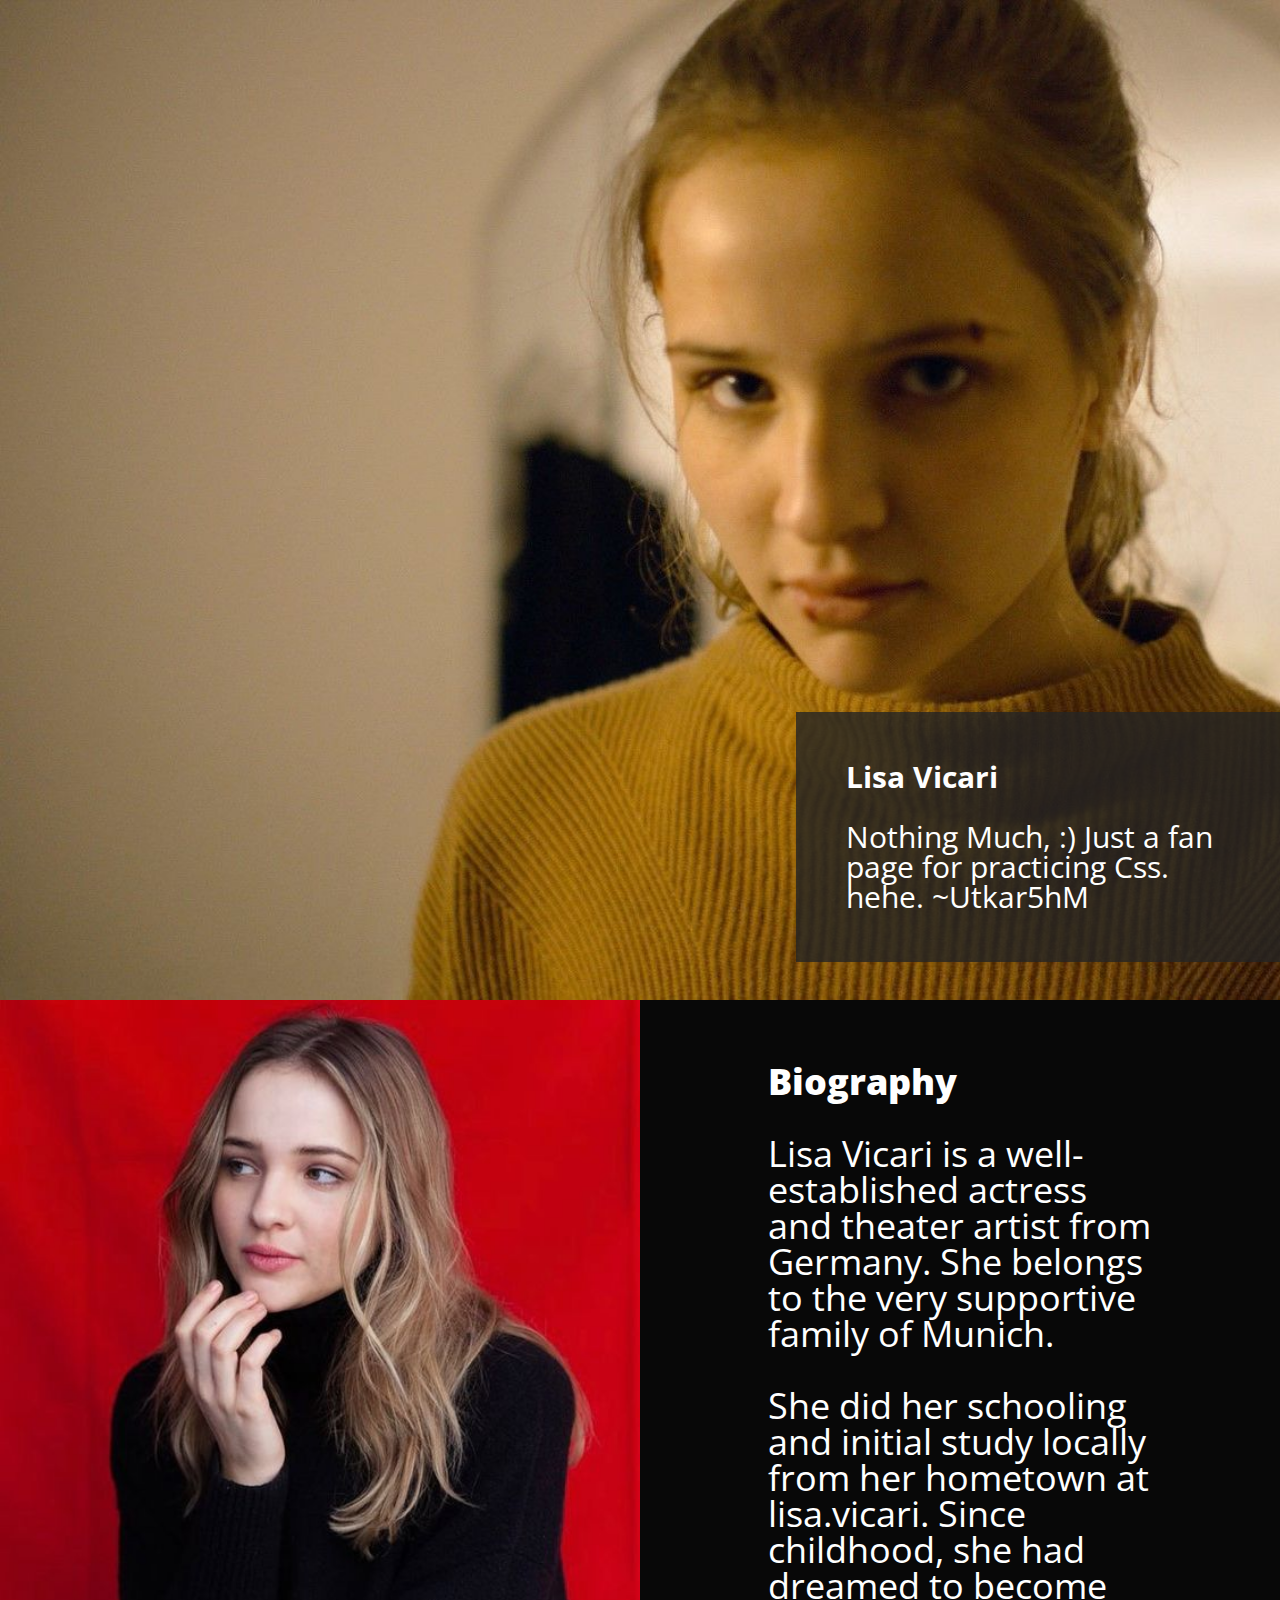
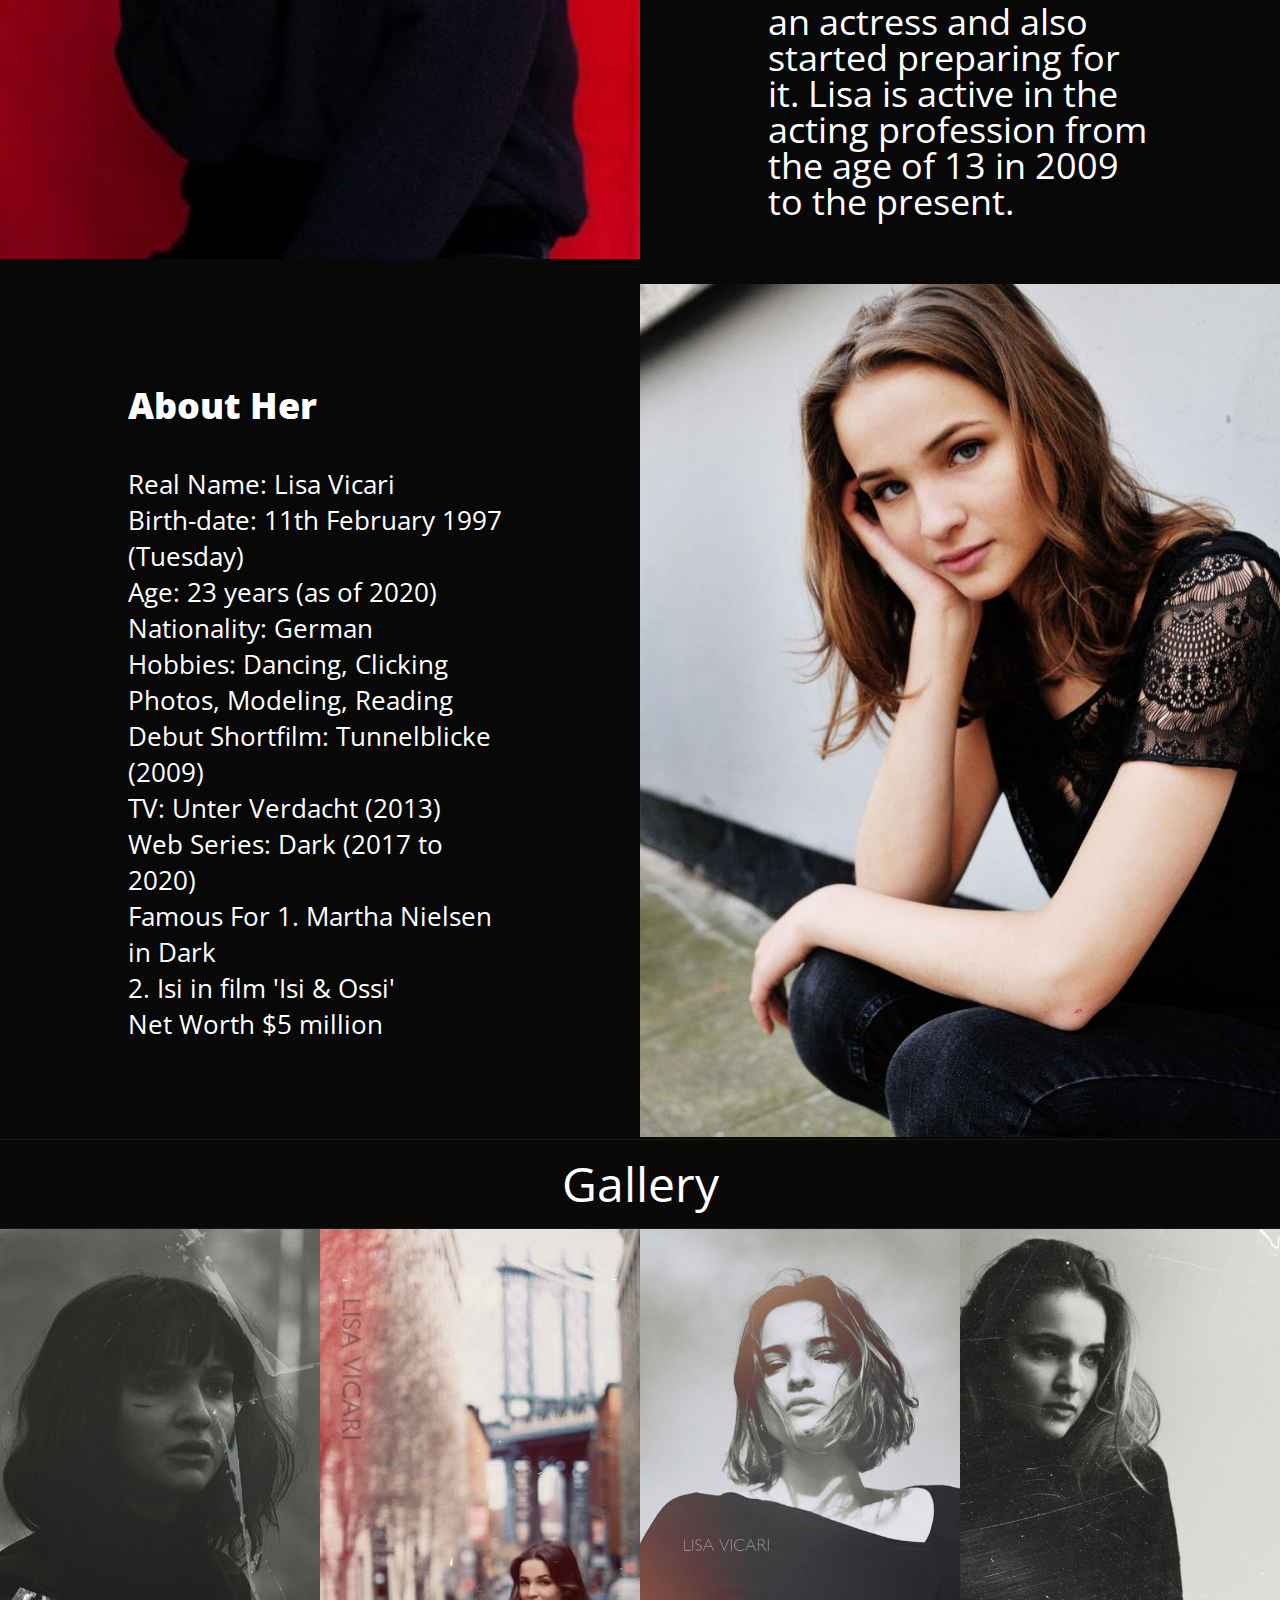
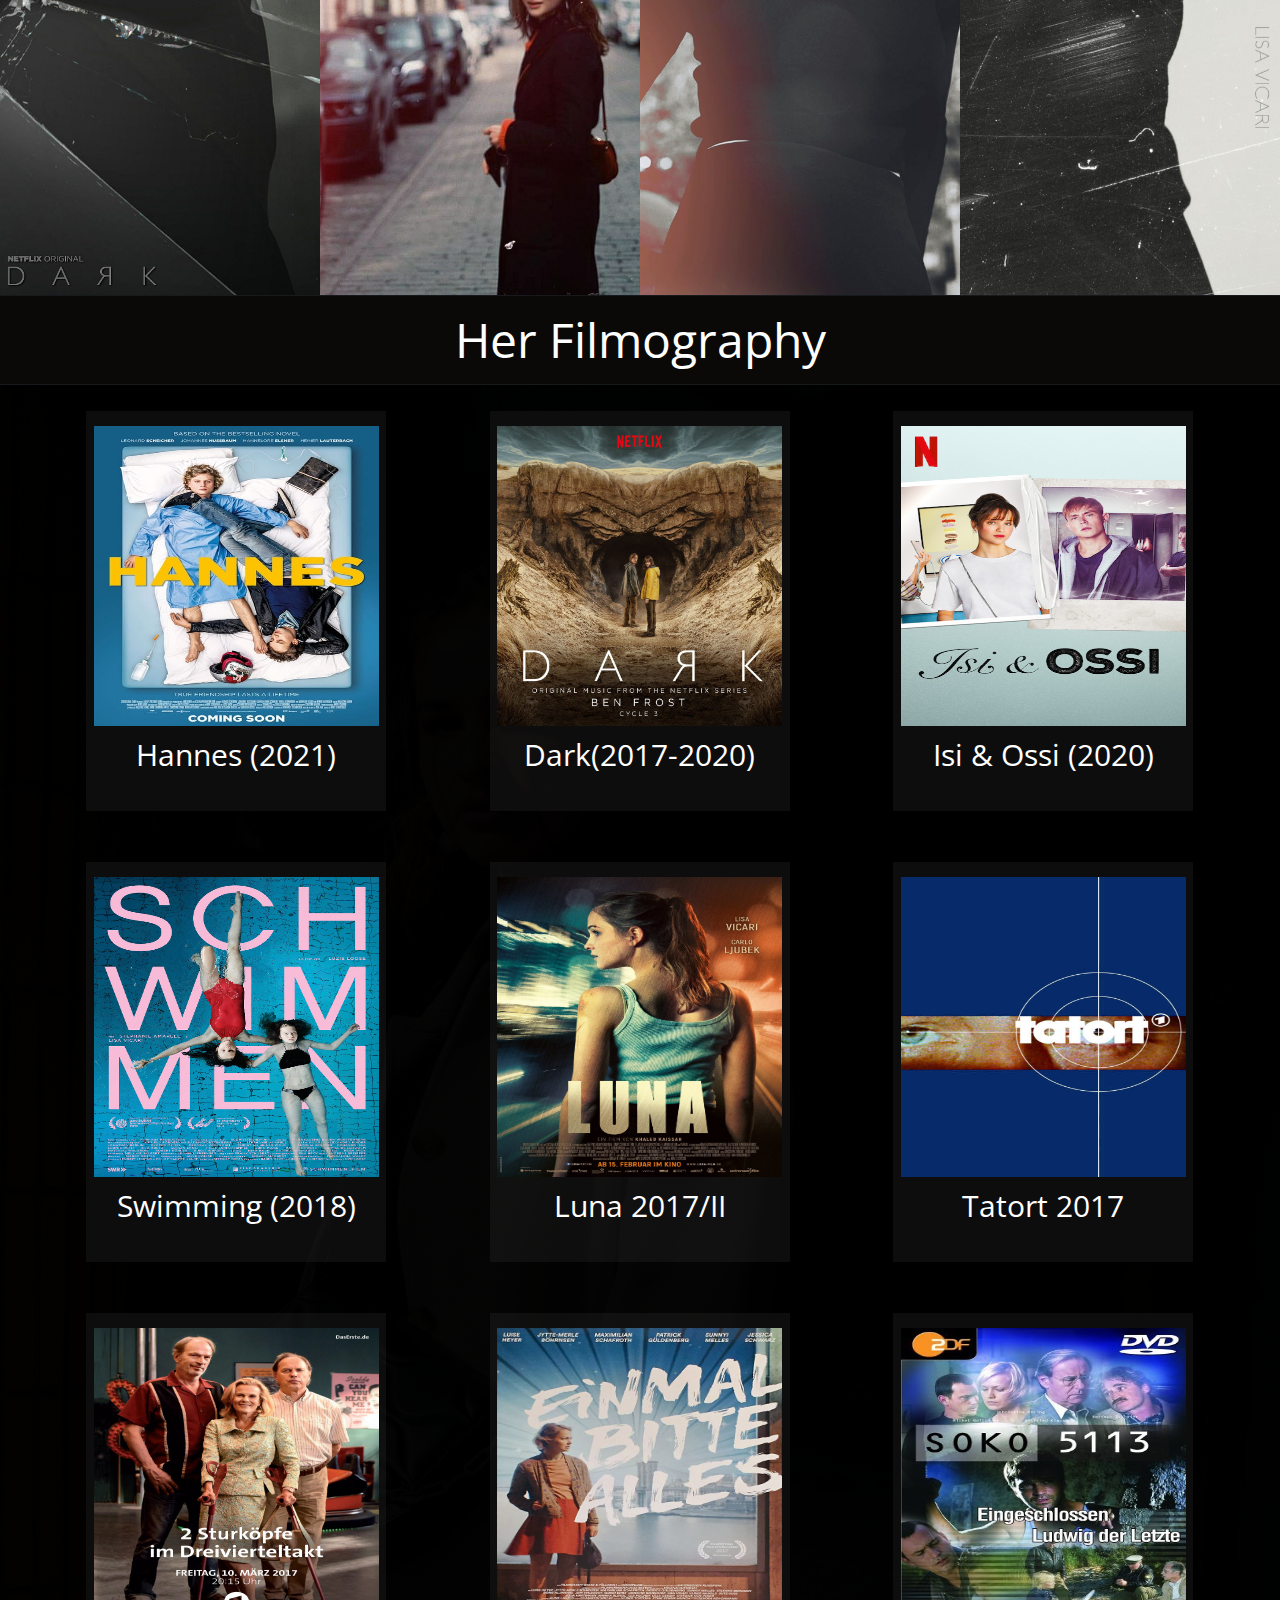
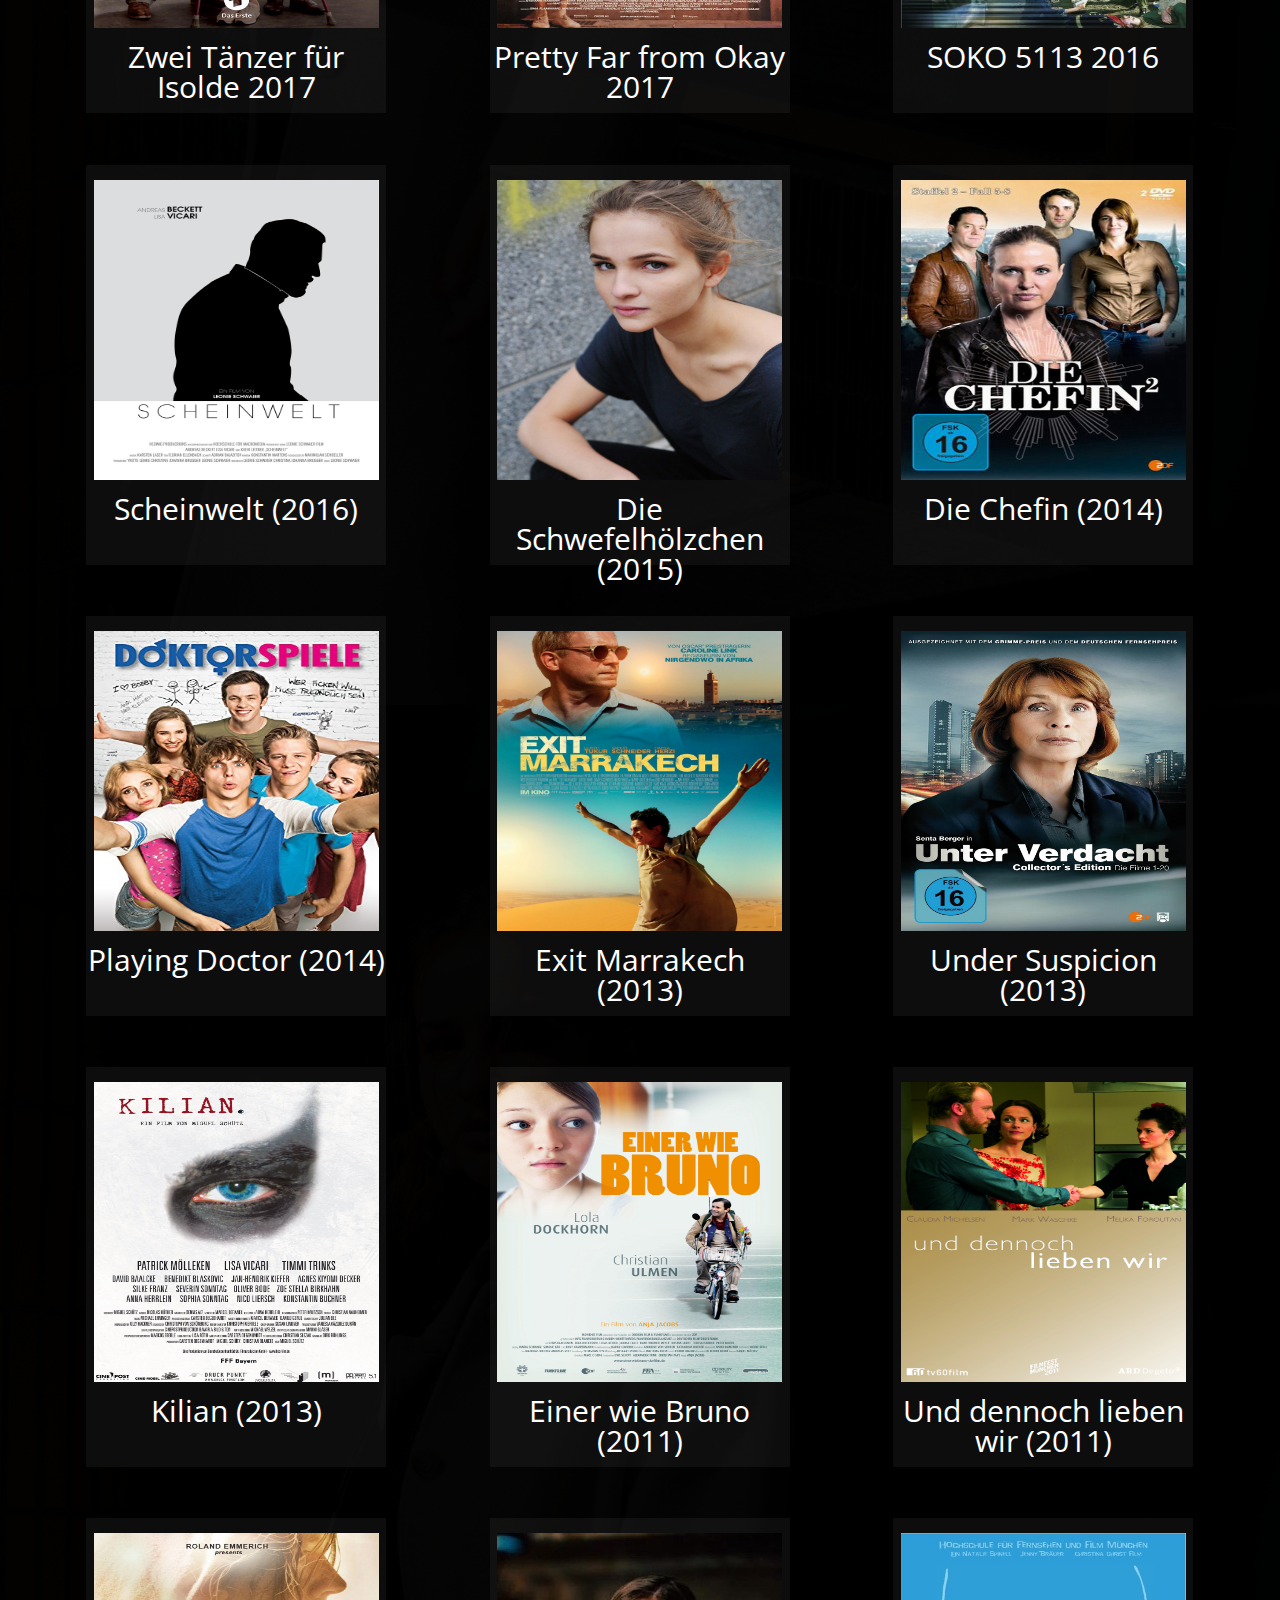
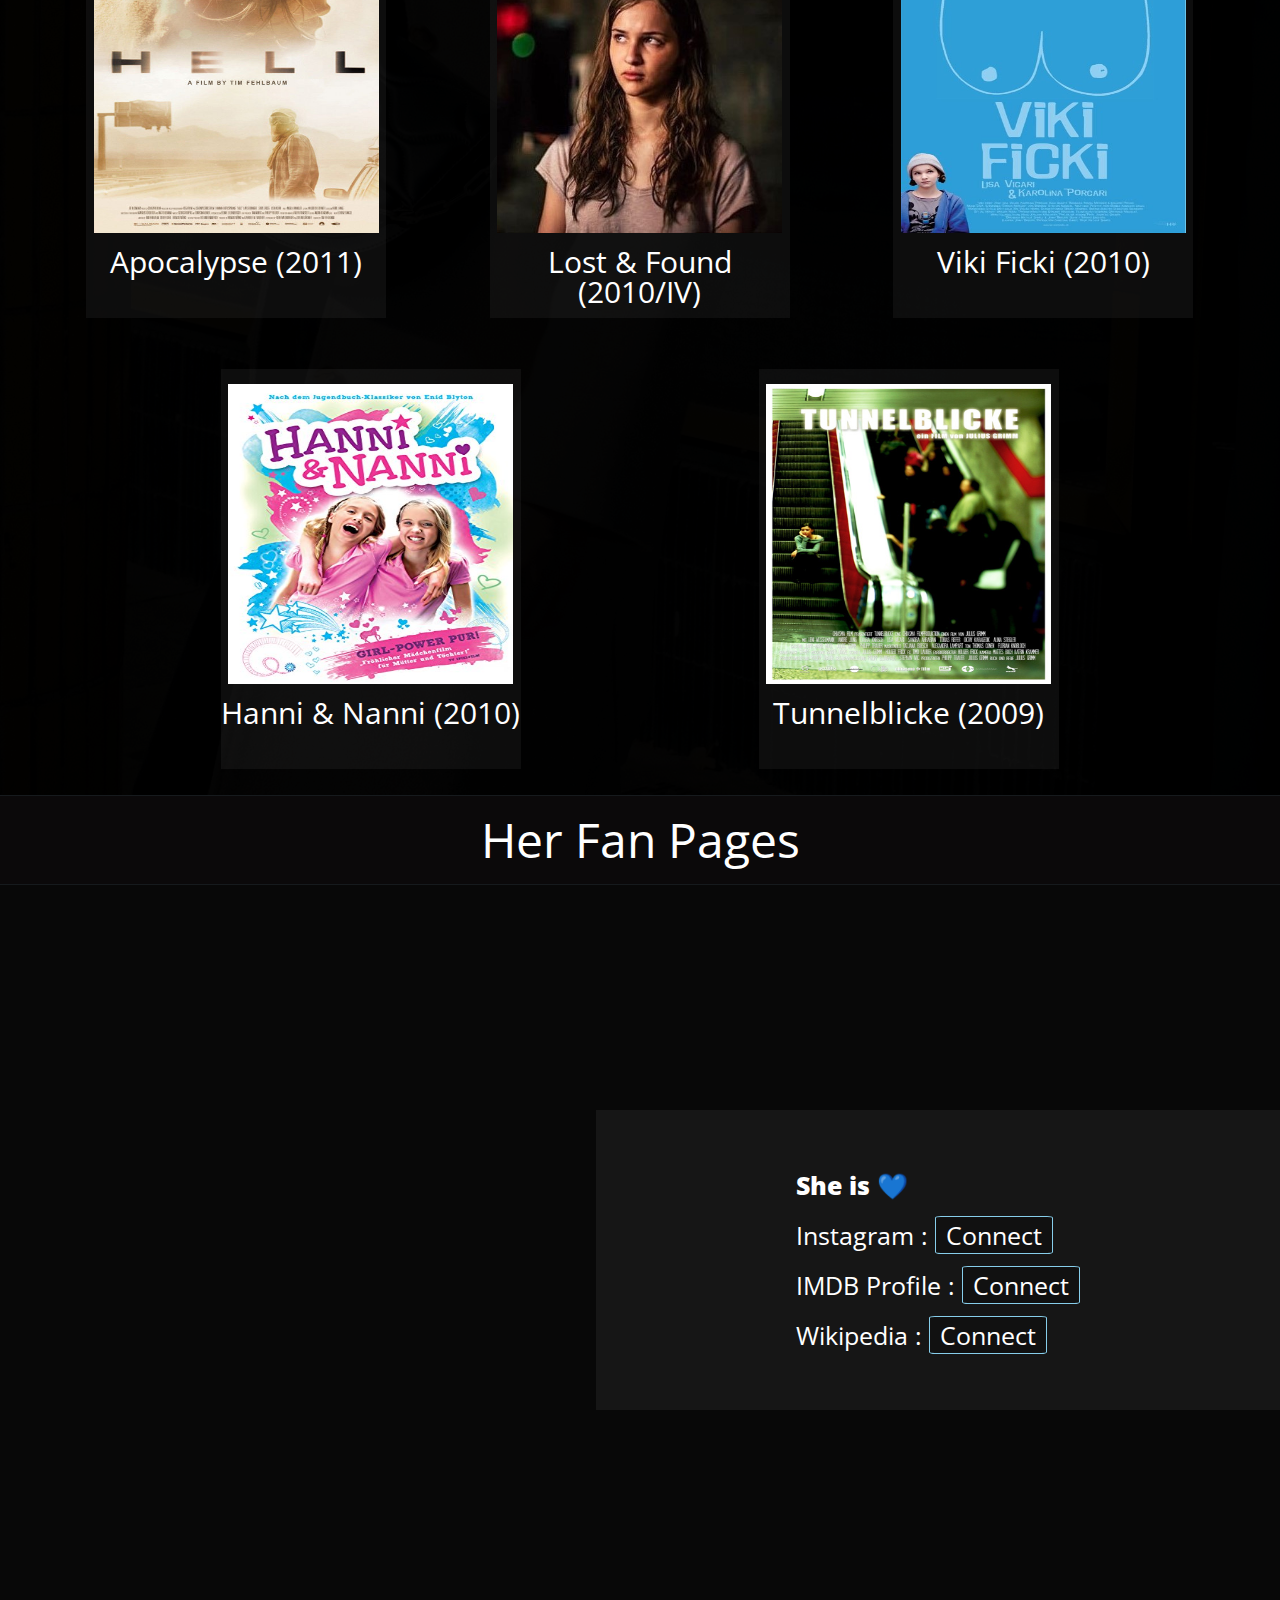
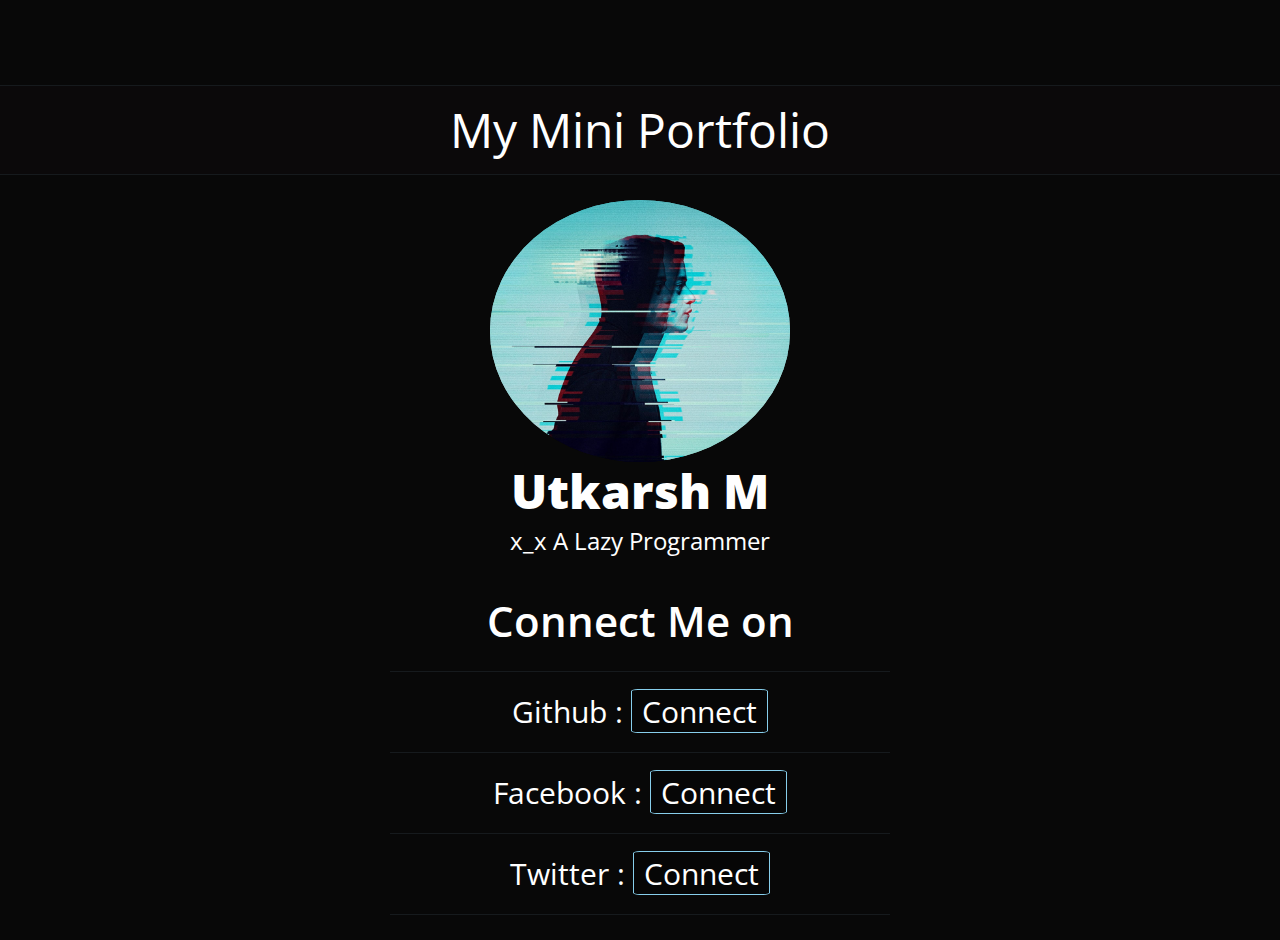
<file: index.html>
<!DOCTYPE html>
<html lang="en">
<head>
    <!--Utkarsh M-->
    <!--As much the wrong way possible.-->
    <meta charset="UTF-8">
    <meta http-equiv="X-UA-Compatible" content="IE=edge">
    <meta name="viewport" content="width=device-width, initial-scale=1.0">
    <title>Lisa Vicari Fan Site | Utkar5hN</title>
    <link rel="stylesheet" href="styles.css">
    <link rel="preconnect" href="https://fonts.gstatic.com">
<link href="https://fonts.googleapis.com/css2?family=Open+Sans+Condensed:wght@300&family=Titillium+Web&display=swap" rel="stylesheet">
</head>
<body>
    <section class="header1">
    <div class='text1'>
        <h1>
            Lisa Vicari
        </h1>
        <p>
            <br>
            Nothing Much, :) Just a fan page for practicing Css.<br> hehe. ~Utkar5hM
        </p>
    </div>
    </section>  
    <section class="part2">
        <div class="left1">
            <img src="088fd78.jpg" alt="">
        </div>
        <div class="right1">
            <h1>Biography</h1>
            <p><br>Lisa Vicari is a well-established actress and theater artist from Germany. She belongs to the very supportive family of Munich.<br><br> She did her schooling and initial study locally from her hometown at lisa.vicari. Since childhood, she had dreamed to become an actress and also started preparing for it. Lisa is active in the acting profession from the age of 13 in 2009 to the present.</p>
        </div>
    </section>
    <section class="part3">
        <div class="left2">
            <h1>About Her</h1>
            <p><br>
                Real Name:	Lisa Vicari<br>
                Birth-date:	11th February 1997 (Tuesday)<br>
                Age:	23 years (as of 2020)<br>
                Nationality:	German<br>
                Hobbies:	Dancing, Clicking Photos, Modeling, Reading<br>
                Debut	Shortfilm: Tunnelblicke (2009)<br>
                TV: Unter Verdacht (2013)<br>
                Web Series: Dark (2017 to 2020)<br>
                Famous For	1. Martha Nielsen in Dark<br>
                2. Isi in film 'Isi & Ossi'<br>
                Net Worth	$5 million</p>
        </div>
        <div class="right2">
            <img src="Schauspielerin.jpg" alt="">
        </div>
    </section>
    <div class="Galleryt">
        <h1>Gallery</h1>
    </div>
    <section class="gallerys">
        <div class="ps1">
            <img src="gallery/p1.jpg" alt="">
        </div>
        <div class="ps2">
            <img src="gallery/p2.jpg" alt="">
        </div>
        <div class="ps3">
        <img src="gallery/p3.jpg" alt="">
    </div>
        <div class="ps4">
        <img src="gallery/p4.jpg" alt="">
    </div>
        <!--<div class="ps5">
            <img src="gallery/b1.jpg" alt="">
        </div>
        <div class="ps6">
            <img src="gallery/b2.jpg" alt="">
        </div>
        <div class="ps7">
            <img src="gallery/download.png" alt="">
        </div>
        <div class="ps8">
            <img src="gallery/2.jpg" alt="">
        </div>-->
    </section>
    <div class="worhtitle">
        <h1>Her Filmography</h1>
    </div>
    <section class="work"><div class="workct">
        <div class="c1">
            <img src="work/1.jpg" alt="Hannes 2021" class="workimg">
            <h1>Hannes (2021)</h1>
        </div>
        <div class="c2">
        <img src="work/2.jpg" alt="Dark" class="workimg">
            <h1>Dark(2017-2020)</h1></div>
        <div class="c3">
            <img src="work/3.jpg" alt="Isi & Ossi " class="workimg">
            <h1>Isi & Ossi (2020)</h1>
        </div>
        <div class="c4">
            <img src="work/4.jpg" alt="Swimming (2018) " class="workimg">
            <h1>Swimming (2018)</h1>
        </div>
        <div class="c5">
            <img src="work/5.jpg" alt="Swimming (2018) " class="workimg">
            <h1>Luna 2017/II</h1>
        </div>
        <div class="c6">
            <img src="work/6.jpg" alt="Swimming (2018) " class="workimg">
            <h1>Tatort 2017</h1>
        </div>
        <div class="c7">
            <img src="work/7.jpg" alt="Swimming (2018) " class="workimg">
            <h1>Zwei Tänzer für Isolde 2017</h1>
        </div>
        <div class="c8">
            <img src="work/8.jpg" alt="Swimming (2018) " class="workimg">
            <h1>Pretty Far from Okay 2017</h1>
        </div>
        <div class="c9">
            <img src="work/9.jpg" alt="Swimming (2018) " class="workimg">
            <h1>SOKO 5113 2016</h1>
        </div>
        <div class="c10">
            <img src="work/10.jpg" alt="Swimming (2018) " class="workimg">
            <h1>Scheinwelt (2016)</h1>
        </div>
        <div class="c11">
            <img src="work/11.jpg" alt="Swimming (2018) " class="workimg">
            <h1>Die Schwefelhölzchen (2015)</h1>
        </div>
        <div class="c12">
            <img src="work/12.jpg" alt="Swimming (2018) " class="workimg">
            <h1>Die Chefin (2014)</h1>
        </div>
        <div class="c13">
            <img src="work/13.jpg" alt="Swimming (2018) " class="workimg">
            <h1>Playing Doctor (2014)</h1>
        </div>
        <div class="c14">
            <img src="work/14.jpg" alt="Swimming (2018) " class="workimg">
            <h1>Exit Marrakech (2013)</h1>
        </div>
        <div class="c15">
            <img src="work/15.jpg" alt="Swimming (2018) " class="workimg">
            <h1>Under Suspicion (2013)</h1>
        </div>
        <div class="c16">
            <img src="work/16.jpg" alt="Swimming (2018) " class="workimg">
            <h1>Kilian (2013)</h1>
        </div>
        <div class="c17">
            <img src="work/17.jpg" alt="Swimming (2018) " class="workimg">
            <h1>Einer wie Bruno (2011)</h1>
        </div>
        <div class="c18">
            <img src="work/18.jpg" alt="Swimming (2018) " class="workimg">
            <h1>Und dennoch lieben wir (2011)</h1>
        </div>
        <div class="c19">
            <img src="work/19.jpg" alt="Swimming (2018) " class="workimg">
            <h1>Apocalypse (2011)</h1>
        </div>
        <div class="c20">
            <img src="work/20.jpg" alt="Swimming (2018) " class="workimg">
            <h1>Lost & Found (2010/IV)</h1>
        </div>
        <div class="c21">
            <img src="work/21.jpg" alt="Swimming (2018) " class="workimg">
            <h1>Viki Ficki (2010)</h1>
        </div>
        <div class="c22">
            <img src="work/22.jpg" alt="Swimming (2018) " class="workimg">
            <h1>Hanni & Nanni (2010)</h1>
        </div>
        <div class="c23">
            <img src="work/23.jpg" alt="Swimming (2018) " class="workimg">
            <h1>Tunnelblicke (2009)</h1>
        </div>
    </div> 
    </section>
    <div class="linkher">
        <h1>Her Fan Pages</h1>
    </div>
    <section class="foot1">
        <div class=left1f>
            <!-- <img src="f1.jpg" alt="footer1img">-->
            <h1>She is &#128153; </h1>
            <p> Instagram : <a href="https://www.instagram.com/lisa.vicari/?hl=en">Connect</a>
                <br> IMDB Profile : <a href="https://www.imdb.com/name/nm3582197/">Connect</a>
                <br>Wikipedia : <a href="https://en.wikipedia.org/wiki/Lisa_Vicari">Connect</a>
            </p>
        </div>
    </section>
    <div class="linkme">
        <h1>My Mini Portfolio</h1>
    </div>
    <section class="knowme">
        <div class="mytxt">
            <img src="me.jpg" class="myimg"alt="">
            <h1>Utkarsh M</h1>
            <h3>
                x_x A Lazy Programmer</h3>
            <h2>Connect Me on</h2>
            <p>Github :  <a href="https://github.com/Utkar5hM">Connect</a> </p>
             <p>   Facebook :  <a href="https://www.facebook.com/utkar5hM/">Connect</a> </p>
             <p>    Twitter :  <a href="https://twitter.com/Utkar5hm">Connect</a></p>
        </div>
    </section>
</body>
</html>
</file>
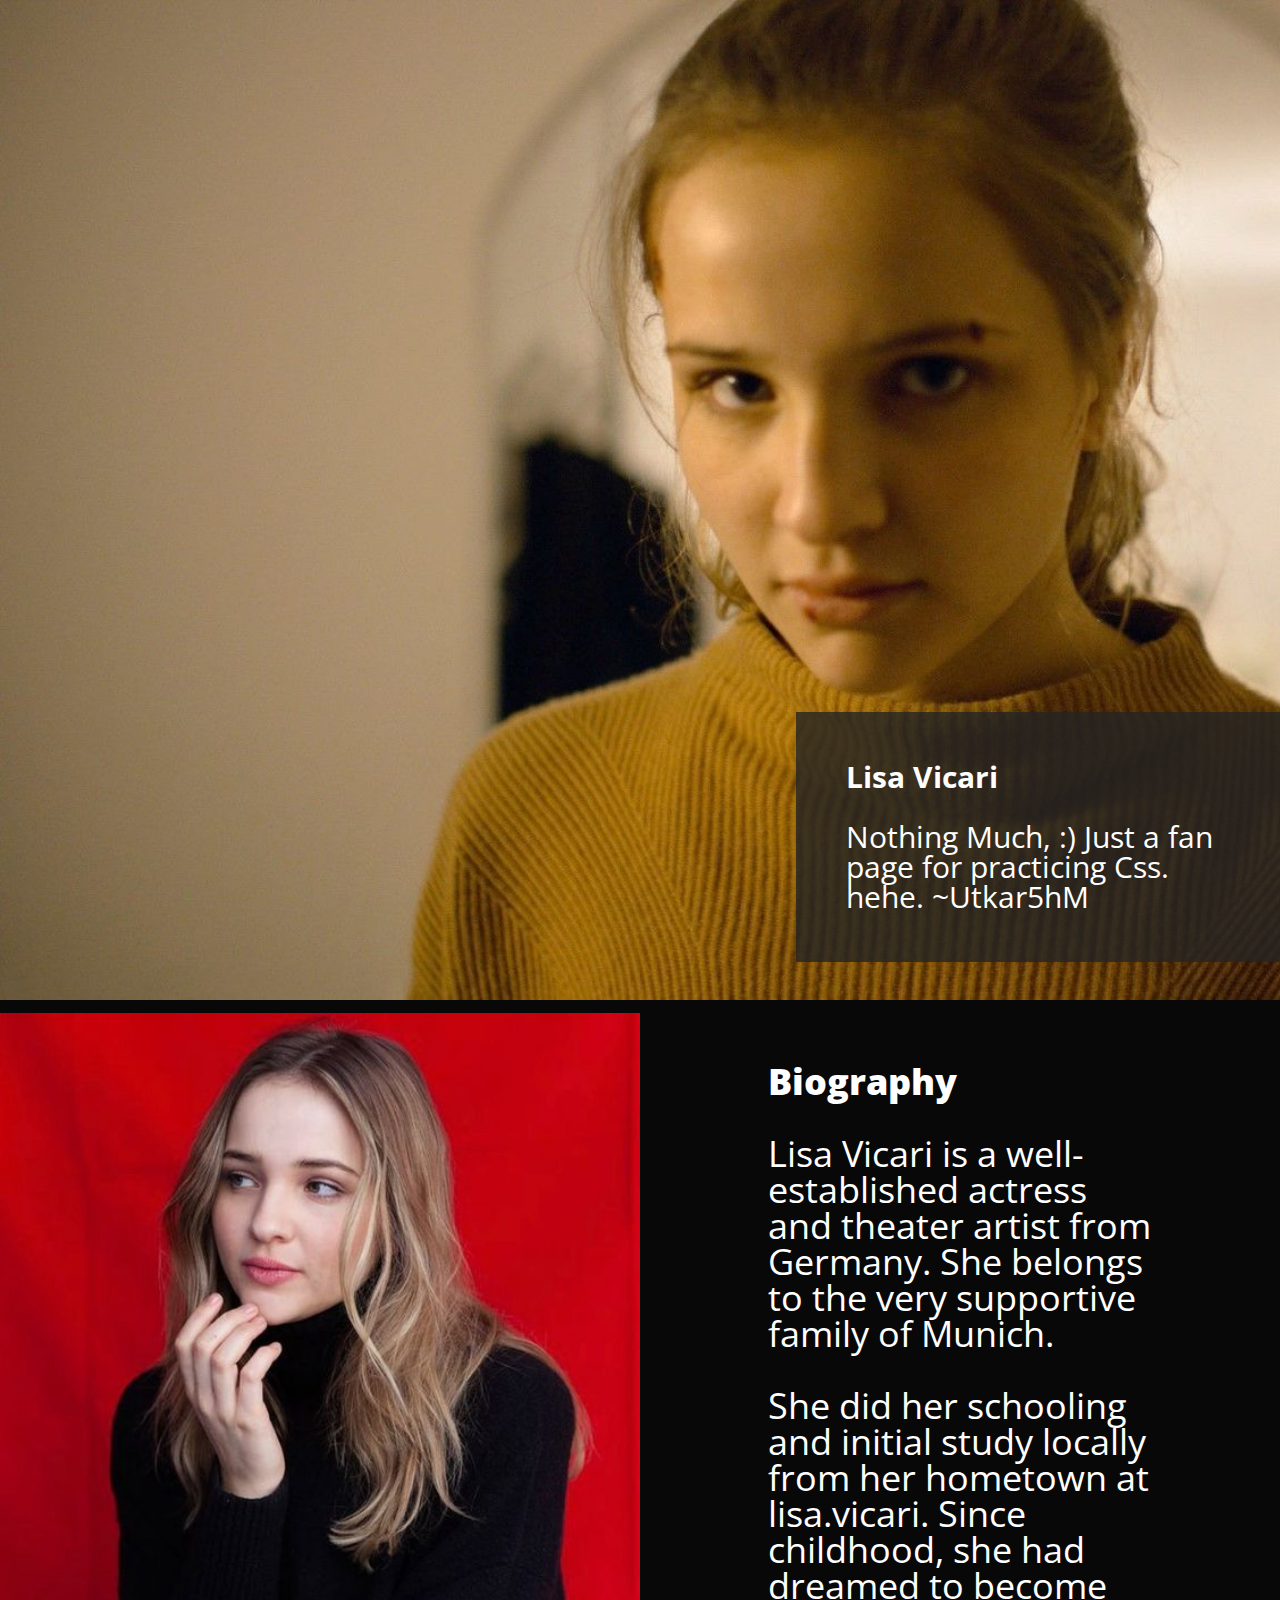
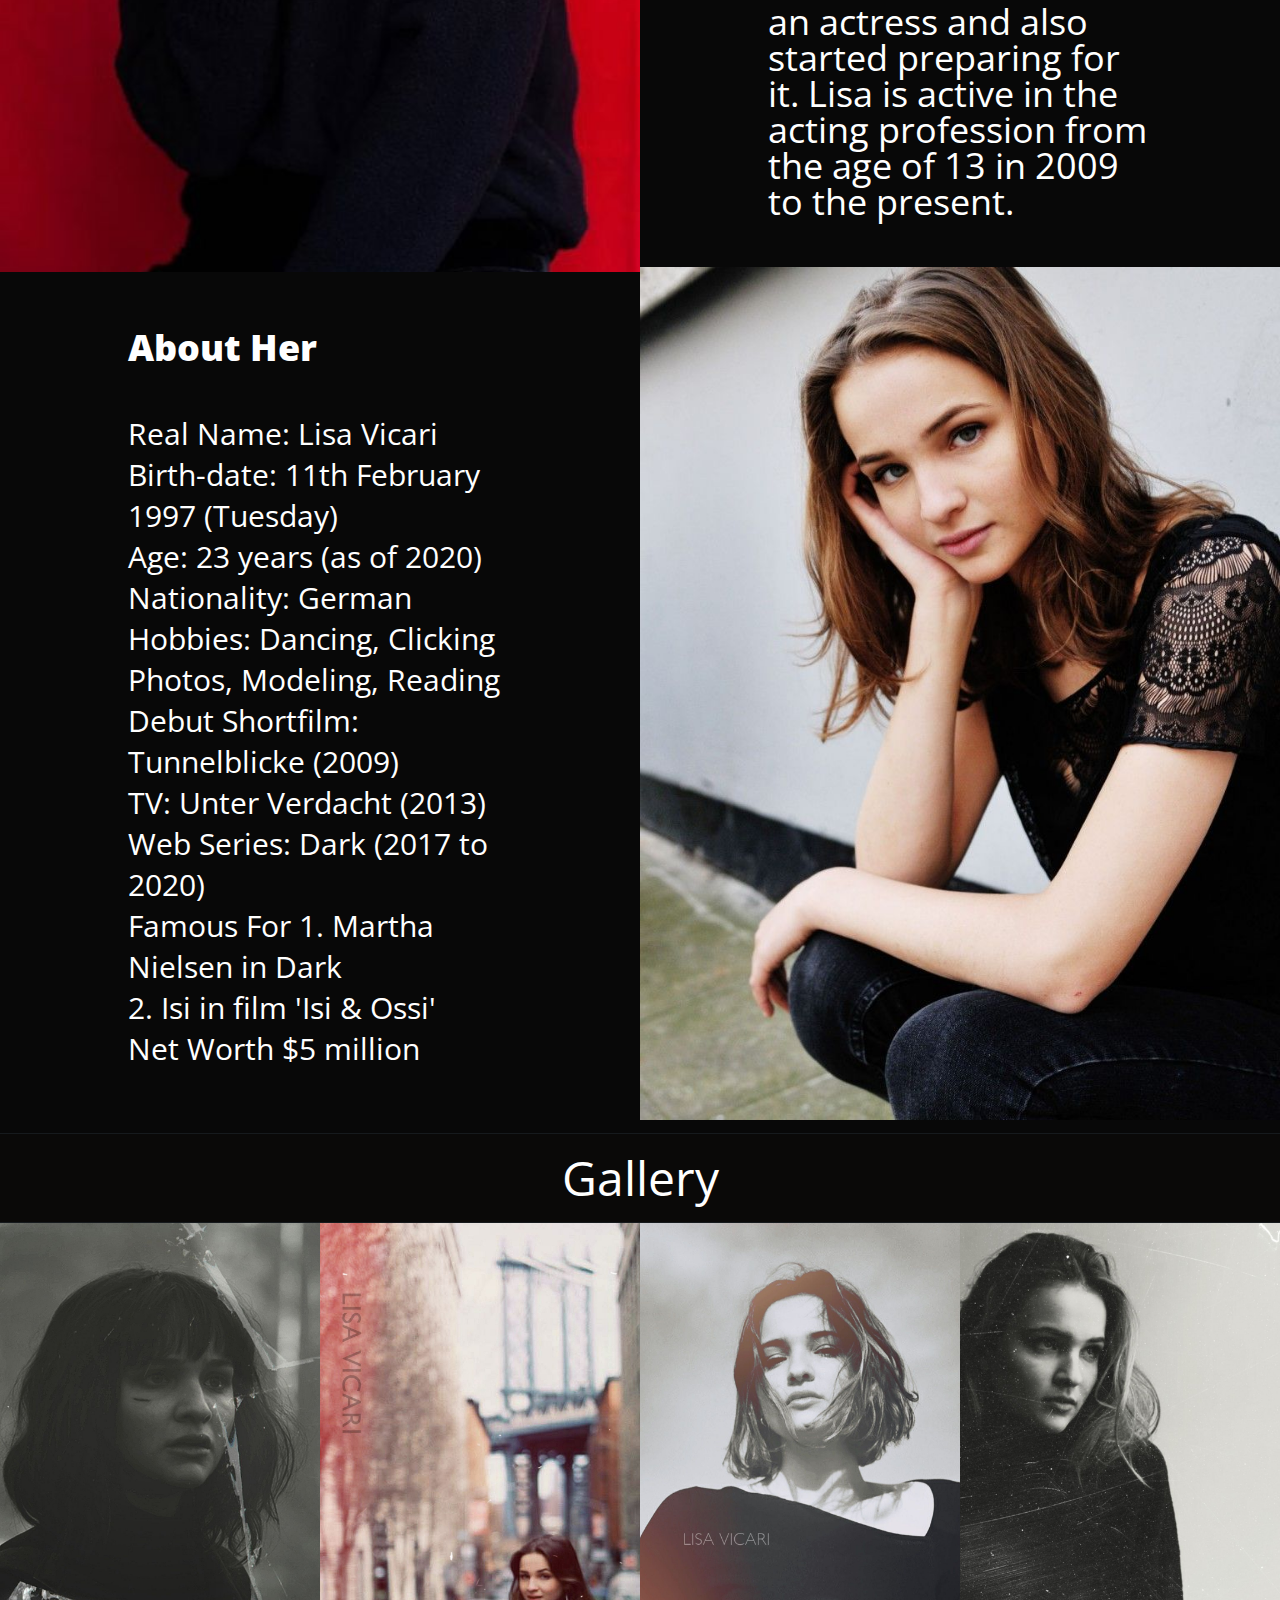
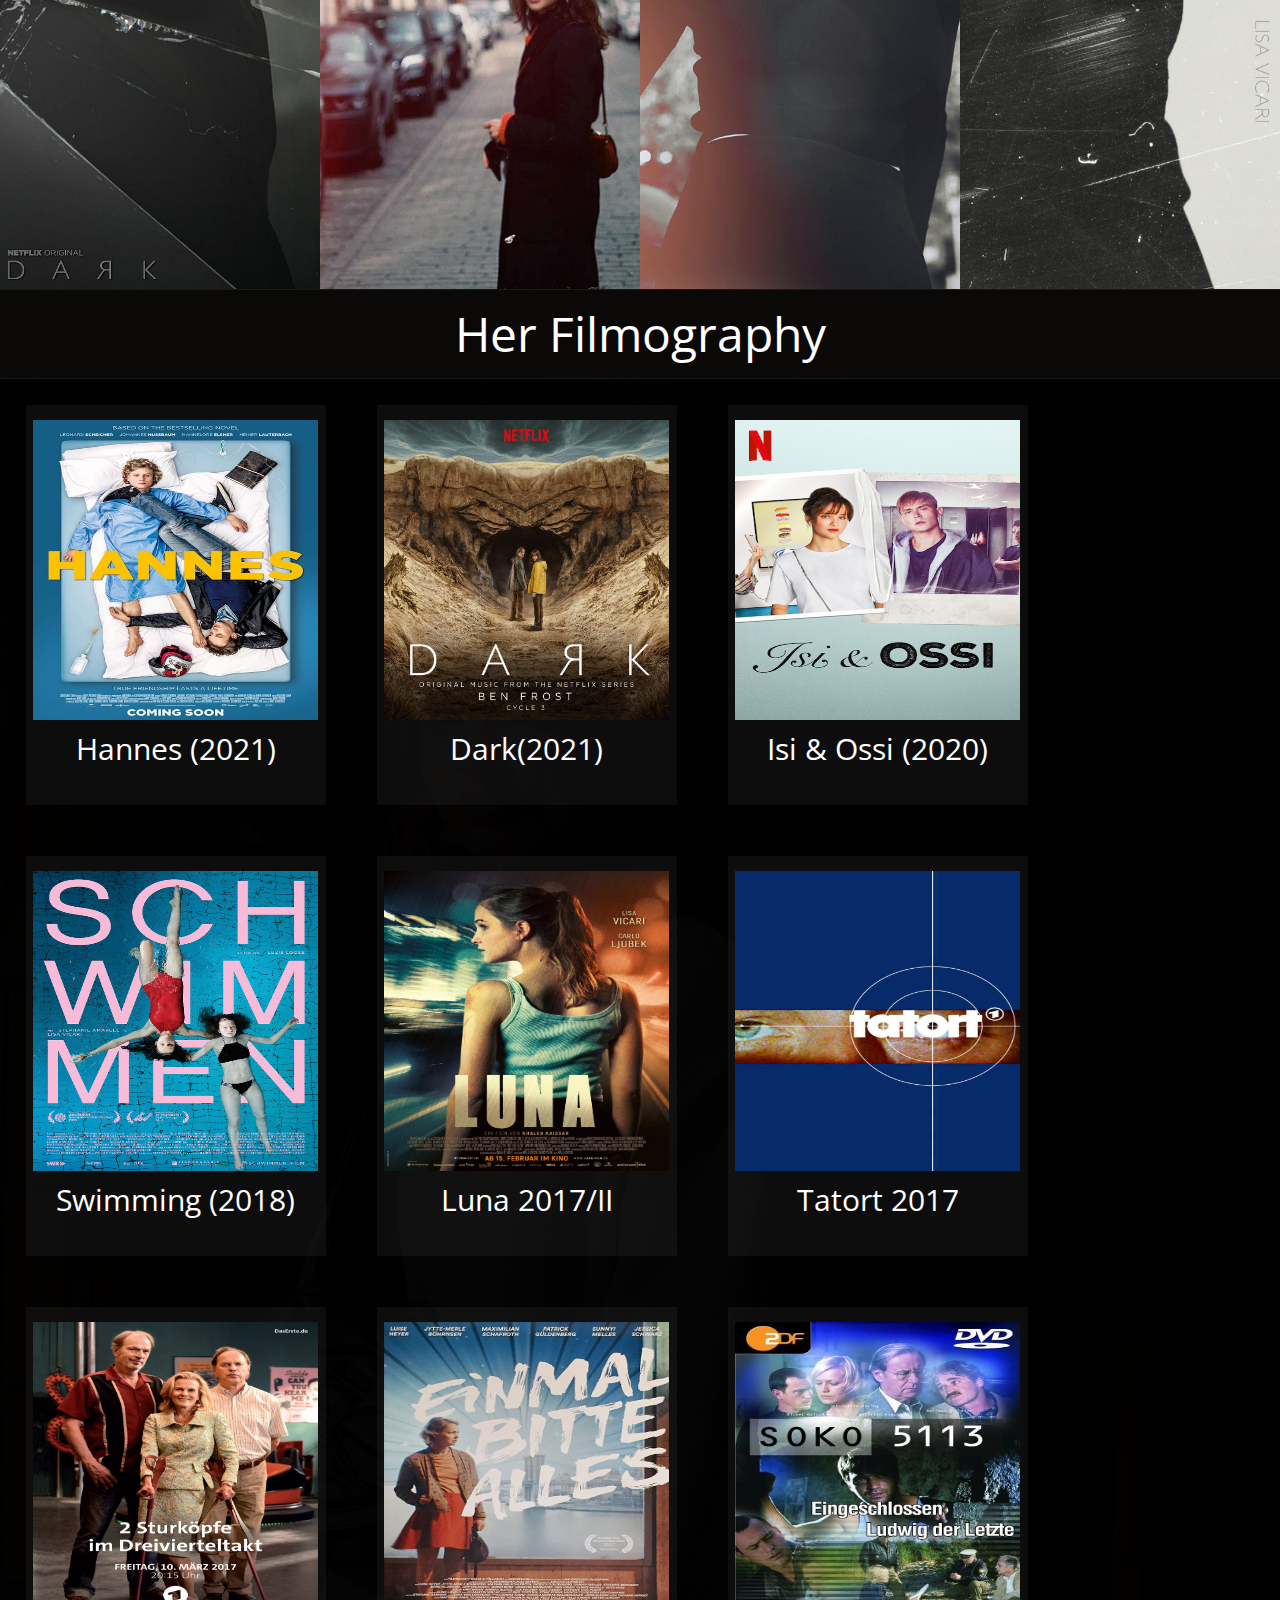
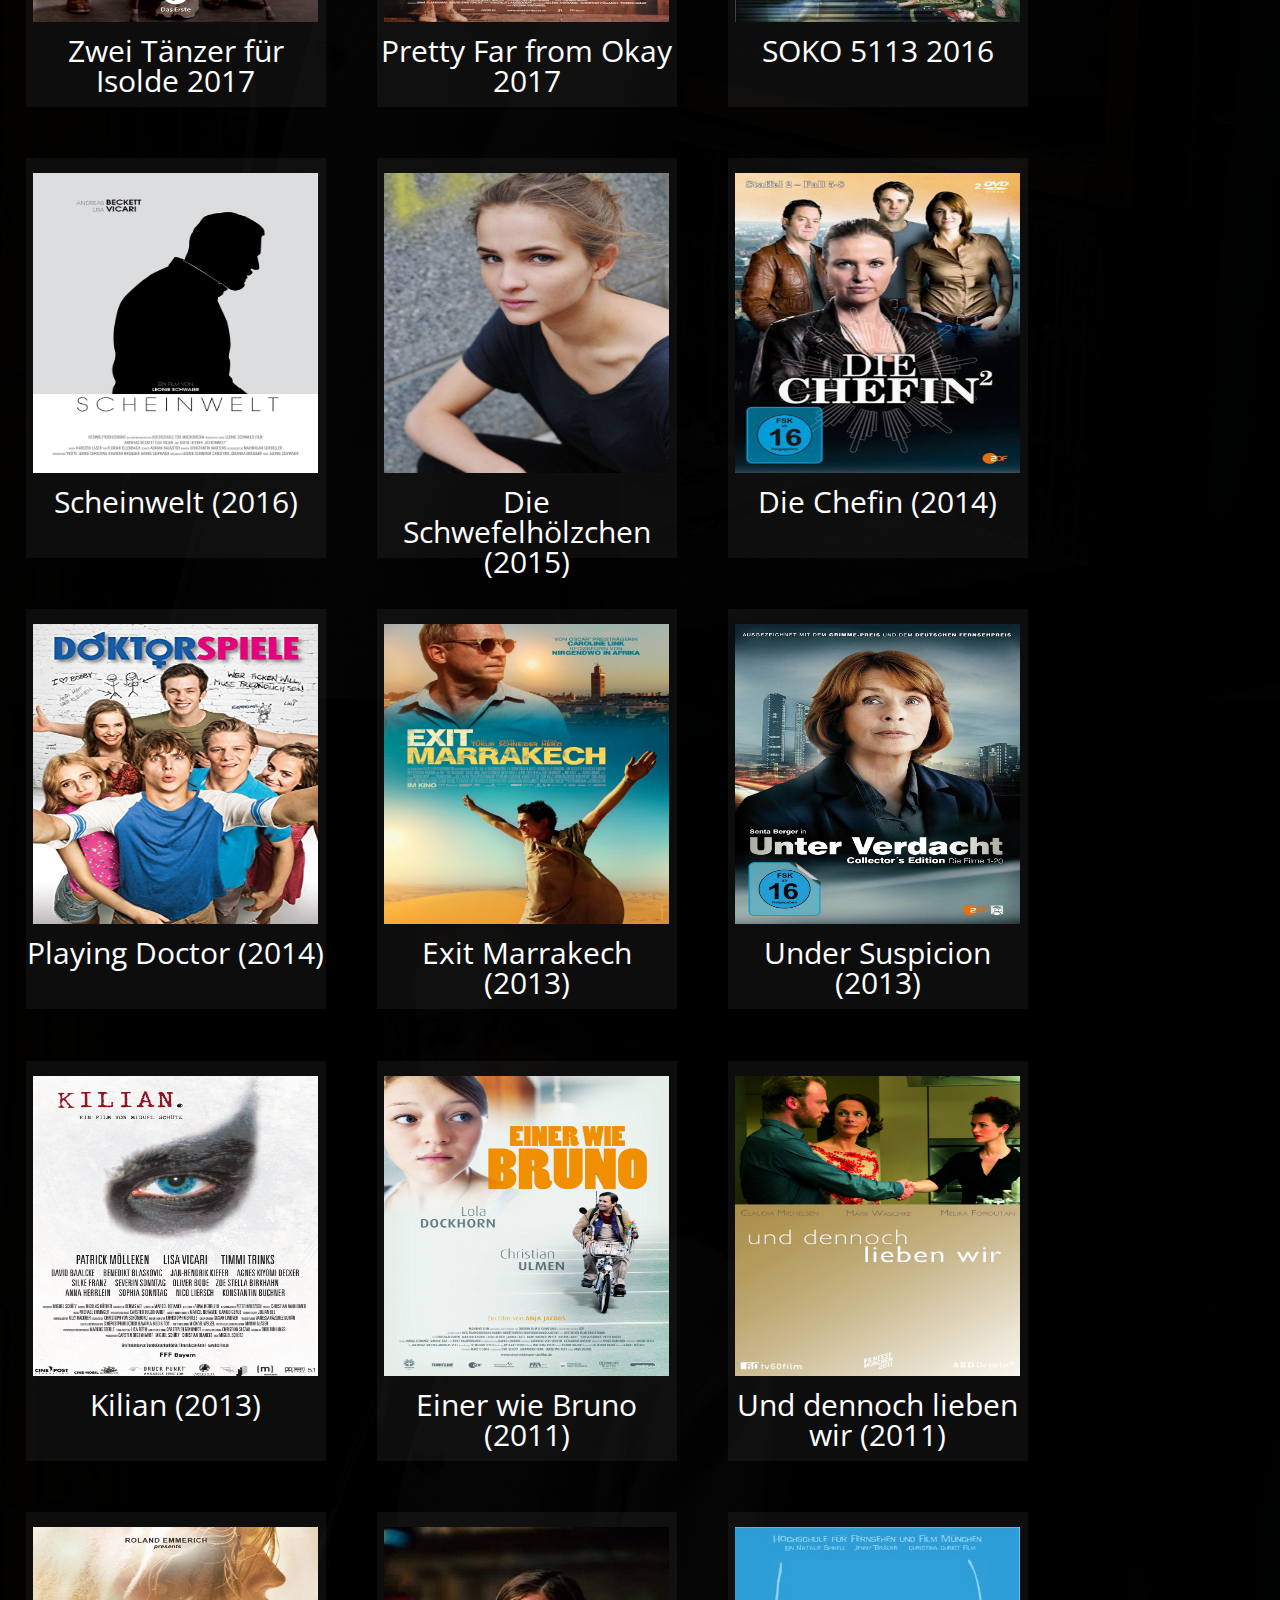
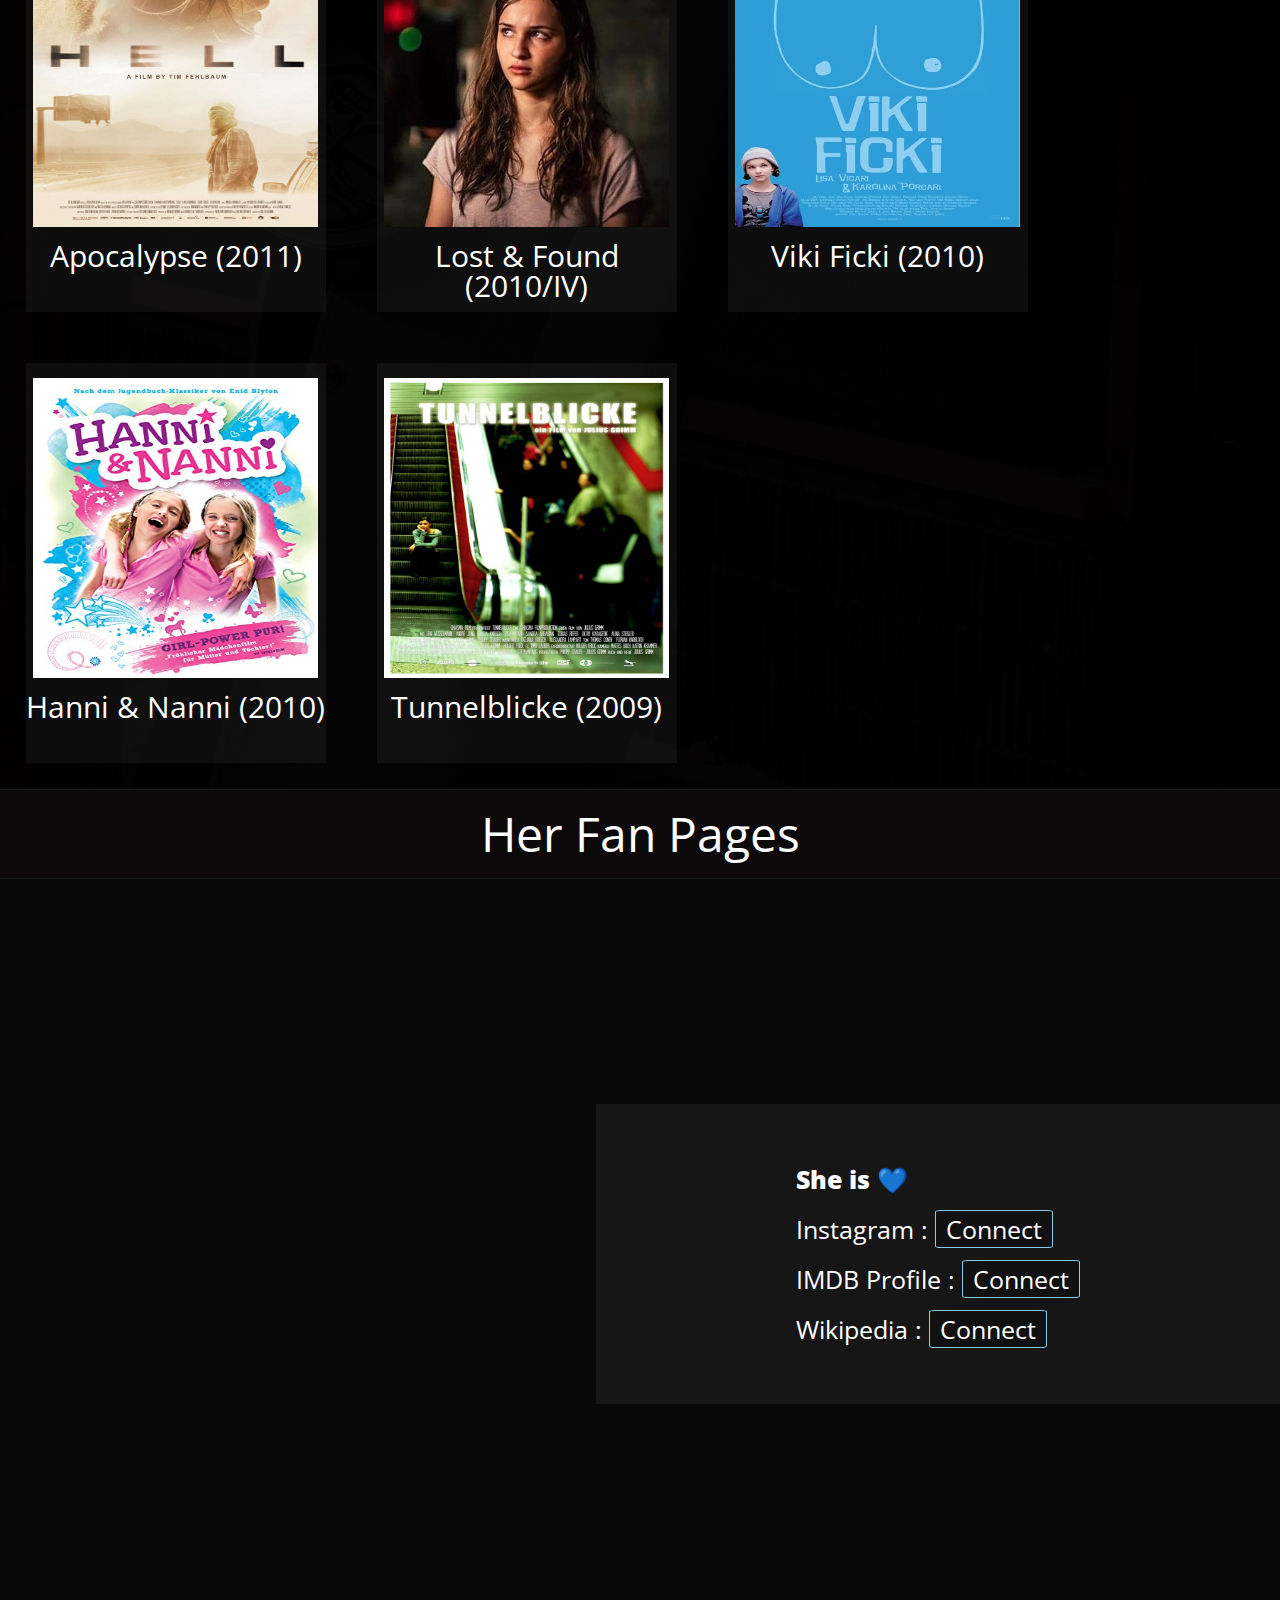
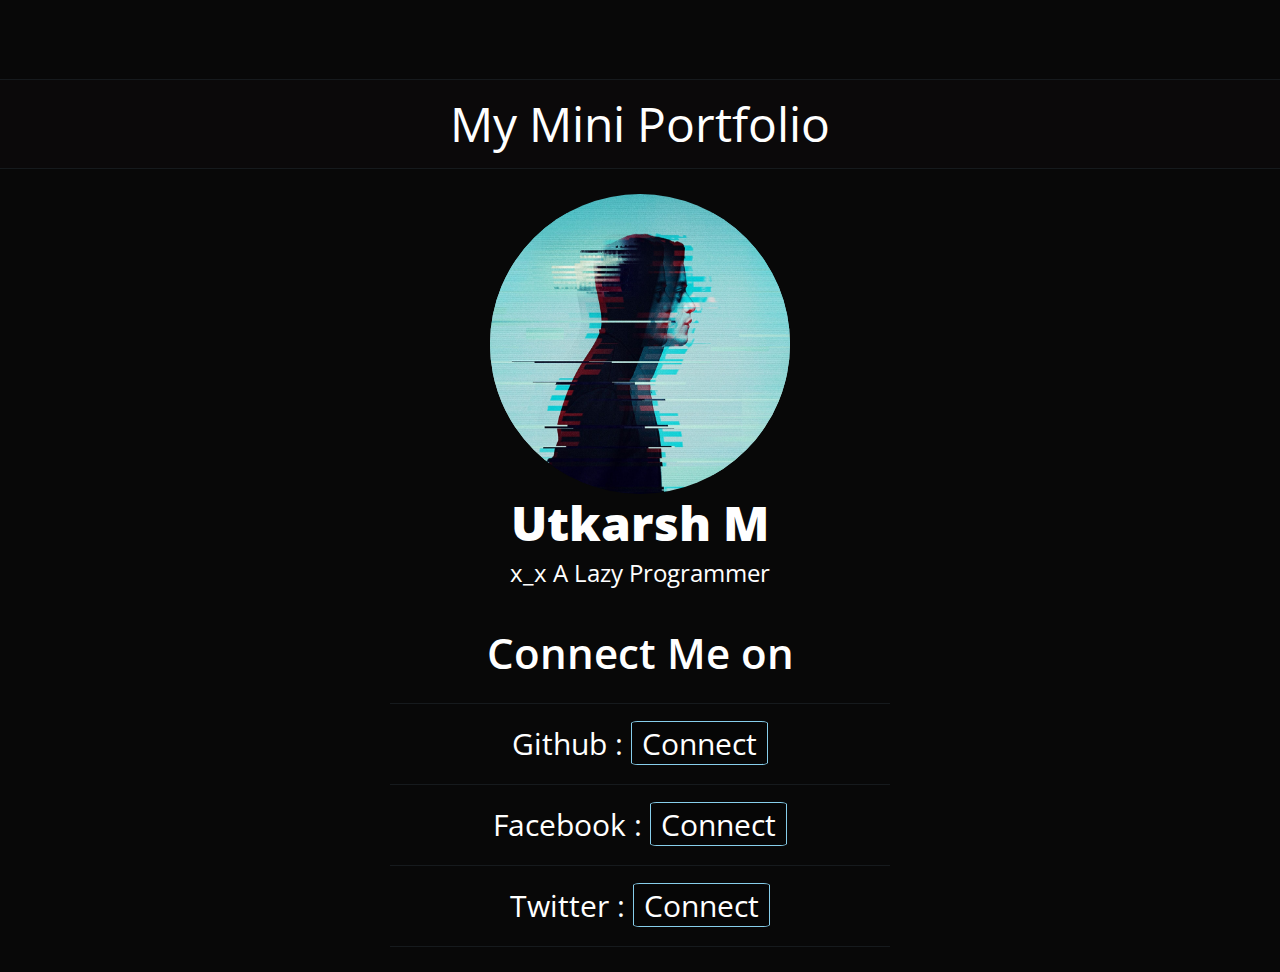
<file: Fan Site/index.html>
<!DOCTYPE html>
<html lang="en">
<head>
    <!--Utkarsh M-->
    <!--As much the wrong way possible.-->
    <meta charset="UTF-8">
    <meta http-equiv="X-UA-Compatible" content="IE=edge">
    <meta name="viewport" content="width=device-width, initial-scale=1.0">
    <title>Lisa Vicari Fan Site | Utkar5hN</title>
    <link rel="stylesheet" href="styles.css">
    <link rel="preconnect" href="https://fonts.gstatic.com">
<link href="https://fonts.googleapis.com/css2?family=Open+Sans+Condensed:wght@300&family=Titillium+Web&display=swap" rel="stylesheet">
</head>
<body>
    <section class="header1">
    <div class='text1'>
        <h1>
            Lisa Vicari
        </h1>
        <p>
            <br>
            Nothing Much, :) Just a fan page for practicing Css.<br> hehe. ~Utkar5hM
        </p>
    </div>
    </section>  
    <section class="part2">
        <div class="left1"></div>
        <div class="right1">
            <h1>Biography</h1>
            <p><br>Lisa Vicari is a well-established actress and theater artist from Germany. She belongs to the very supportive family of Munich.<br><br> She did her schooling and initial study locally from her hometown at lisa.vicari. Since childhood, she had dreamed to become an actress and also started preparing for it. Lisa is active in the acting profession from the age of 13 in 2009 to the present.</p>
        </div>
    </section>
    <section class="part3">
        <div class="left2">
            <h1>About Her</h1>
            <p><br>
                Real Name:	Lisa Vicari<br>
                Birth-date:	11th February 1997 (Tuesday)<br>
                Age:	23 years (as of 2020)<br>
                Nationality:	German<br>
                Hobbies:	Dancing, Clicking Photos, Modeling, Reading<br>
                Debut	Shortfilm: Tunnelblicke (2009)<br>
                TV: Unter Verdacht (2013)<br>
                Web Series: Dark (2017 to 2020)<br>
                Famous For	1. Martha Nielsen in Dark<br>
                2. Isi in film 'Isi & Ossi'<br>
                Net Worth	$5 million</p>
        </div>
        <div class="right2"></div>
    </section>
    <div class="Galleryt">
        <h1>Gallery</h1>
    </div>
    <section class="gallerys">
        <div class="ps1">
            <img src="gallery/p1.jpg" alt="">
        </div>
        <div class="ps2">
            <img src="gallery/p2.jpg" alt="">
        </div>
        <div class="ps3">
        <img src="gallery/p3.jpg" alt="">
    </div>
        <div class="ps4">
        <img src="gallery/p4.jpg" alt="">
    </div>
        <!--<div class="ps5">
            <img src="gallery/b1.jpg" alt="">
        </div>
        <div class="ps6">
            <img src="gallery/b2.jpg" alt="">
        </div>
        <div class="ps7">
            <img src="gallery/download.png" alt="">
        </div>
        <div class="ps8">
            <img src="gallery/2.jpg" alt="">
        </div>-->
    </section>
    <div class="worhtitle">
        <h1>Her Filmography</h1>
    </div>
    <section class="work"><div class="workct">
        <div class="c1">
            <img src="work/1.jpg" alt="Hannes 2021" class="workimg">
            <h1>Hannes (2021)</h1>
        </div>
        <div class="c2">
        <img src="work/2.jpg" alt="Dark" class="workimg">
            <h1>Dark(2021)</h1></div>
        <div class="c3">
            <img src="work/3.jpg" alt="Isi & Ossi " class="workimg">
            <h1>Isi & Ossi (2020)</h1>
        </div>
        <div class="c4">
            <img src="work/4.jpg" alt="Swimming (2018) " class="workimg">
            <h1>Swimming (2018)</h1>
        </div>
        <div class="c5">
            <img src="work/5.jpg" alt="Swimming (2018) " class="workimg">
            <h1>Luna 2017/II</h1>
        </div>
        <div class="c6">
            <img src="work/6.jpg" alt="Swimming (2018) " class="workimg">
            <h1>Tatort 2017</h1>
        </div>
        <div class="c7">
            <img src="work/7.jpg" alt="Swimming (2018) " class="workimg">
            <h1>Zwei Tänzer für Isolde 2017</h1>
        </div>
        <div class="c8">
            <img src="work/8.jpg" alt="Swimming (2018) " class="workimg">
            <h1>Pretty Far from Okay 2017</h1>
        </div>
        <div class="c9">
            <img src="work/9.jpg" alt="Swimming (2018) " class="workimg">
            <h1>SOKO 5113 2016</h1>
        </div>
        <div class="c10">
            <img src="work/10.jpg" alt="Swimming (2018) " class="workimg">
            <h1>Scheinwelt (2016)</h1>
        </div>
        <div class="c11">
            <img src="work/11.jpg" alt="Swimming (2018) " class="workimg">
            <h1>Die Schwefelhölzchen (2015)</h1>
        </div>
        <div class="c12">
            <img src="work/12.jpg" alt="Swimming (2018) " class="workimg">
            <h1>Die Chefin (2014)</h1>
        </div>
        <div class="c13">
            <img src="work/13.jpg" alt="Swimming (2018) " class="workimg">
            <h1>Playing Doctor (2014)</h1>
        </div>
        <div class="c14">
            <img src="work/14.jpg" alt="Swimming (2018) " class="workimg">
            <h1>Exit Marrakech (2013)</h1>
        </div>
        <div class="c15">
            <img src="work/15.jpg" alt="Swimming (2018) " class="workimg">
            <h1>Under Suspicion (2013)</h1>
        </div>
        <div class="c16">
            <img src="work/16.jpg" alt="Swimming (2018) " class="workimg">
            <h1>Kilian (2013)</h1>
        </div>
        <div class="c17">
            <img src="work/17.jpg" alt="Swimming (2018) " class="workimg">
            <h1>Einer wie Bruno (2011)</h1>
        </div>
        <div class="c18">
            <img src="work/18.jpg" alt="Swimming (2018) " class="workimg">
            <h1>Und dennoch lieben wir (2011)</h1>
        </div>
        <div class="c19">
            <img src="work/19.jpg" alt="Swimming (2018) " class="workimg">
            <h1>Apocalypse (2011)</h1>
        </div>
        <div class="c20">
            <img src="work/20.jpg" alt="Swimming (2018) " class="workimg">
            <h1>Lost & Found (2010/IV)</h1>
        </div>
        <div class="c21">
            <img src="work/21.jpg" alt="Swimming (2018) " class="workimg">
            <h1>Viki Ficki (2010)</h1>
        </div>
        <div class="c22">
            <img src="work/22.jpg" alt="Swimming (2018) " class="workimg">
            <h1>Hanni & Nanni (2010)</h1>
        </div>
        <div class="c23">
            <img src="work/23.jpg" alt="Swimming (2018) " class="workimg">
            <h1>Tunnelblicke (2009)</h1>
        </div>
    </div> 
    </section>
    <div class="linkher">
        <h1>Her Fan Pages</h1>
    </div>
    <section class="foot1">
        <div class=left1f>
            <!-- <img src="f1.jpg" alt="footer1img">-->
            <h1>She is &#128153; </h1>
            <p> Instagram : <a href="https://www.instagram.com/lisa.vicari/?hl=en">Connect</a>
                <br> IMDB Profile : <a href="https://www.imdb.com/name/nm3582197/">Connect</a>
                <br>Wikipedia : <a href="https://en.wikipedia.org/wiki/Lisa_Vicari">Connect</a>
            </p>
        </div>
    </section>
    <div class="linkme">
        <h1>My Mini Portfolio</h1>
    </div>
    <section class="knowme">
        <div class="mytxt">
            <img src="me.jpg" class="myimg"alt="">
            <h1>Utkarsh M</h1>
            <h3>
                x_x A Lazy Programmer</h3>
            <h2>Connect Me on</h2>
            <p>Github :  <a href="https://github.com/Utkar5hM">Connect</a> </p>
             <p>   Facebook :  <a href="https://www.facebook.com/utkar5hM/">Connect</a> </p>
             <p>    Twitter :  <a href="https://twitter.com/Utkar5hm">Connect</a></p>
        </div>
    </section>
</body>
</html>
</file>
<file: styles.css>
html, body, div, span, applet, object, iframe,
h1, h2, h3, h4, h5, h6, p, blockquote, pre,
a, abbr, acronym, address, big, cite, code,
del, dfn, em, img, ins, kbd, q, s, samp,
small, strike, strong, sub, sup, tt, var,
b, u, i, center,
dl, dt, dd, ol, ul, li,
fieldset, form, label, legend,
table, caption, tbody, tfoot, thead, tr, th, td,
article, aside, canvas, details, embed, 
figure, figcaption, footer, header, hgroup, 
menu, nav, output, ruby, section, summary,
time, mark, audio, video {
	margin: 0;
	padding: 0;
	border: 0;
	font-size: 100%;
	font: inherit;
	vertical-align: baseline;
}
/* HTML5 display-role reset for older browsers */
article, aside, details, figcaption, figure, 
footer, header, hgroup, menu, nav, section {
	display: block;
}
body {
	line-height: 1;
}
ol, ul {
	list-style: none;
}
blockquote, q {
	quotes: none;
}
blockquote:before, blockquote:after,
q:before, q:after {
	content: '';
	content: none;
}
table {
	border-collapse: collapse;
	border-spacing: 0;
}
html {
    scroll-behavior: smooth;
  }
body{
 background-color: rgb(8,8,8);
 font-family: 'Open Sans Condensed', sans-serif;
}
section{
    width:100%;
}
.header1{
    background-image: url("3418405.jpg");
    height: 1000px;
    background-size: cover;
    display:flex;
    align-items: flex-end;
    justify-content: flex-end;
    font-size: 30px;
    
}
.text1{
    width:30%;
    color: white;
    background-color: rgb(36,36,35,0.8);
    margin-left: 10%;
    margin-top:10%;
    margin-bottom: 3%;
    padding: 50px;
}
.text1 h1{
    font-weight: 700;
}
.part2{
    width:100%;
    display:flex;
    flex-direction: row;
}
.left1{
    width:50%;
    max-height: 859px;
    
}
.left1 img{
    width: 100%;
    object-fit: cover;
    object-position: top;
    max-height: 859px;
}
.right1{
    margin: 0 5%;
    width:30%;
    color:white;
    font-size: 36px;
    padding: 5%;
    max-height: 859px;
    flex-shrink: 2em;
}
.right1 h1 {
    font-weight: 800;
}
.part3{
    display:flex;
    align-items: center;
}
.left2{
    font-size: 36px;
    margin: 0 5%;
    width:30%;
    color:white;
    padding: 5%;
    line-height: normal;
}
.left2 p{
    font-size: 26px;
}
.left2 h1 {
    font-weight: 800;
}
.right2{
    max-height:859px;
    width:50%;
    background-size: 100%;
    background-repeat: no-repeat;
}
.right2 img{
        width: 100%;
        max-height: 859px;
        object-fit: cover;
        object-position: top;
}
.Galleryt{
    width:100%;
    font-size:48px;
    font-weight: 400;
    text-align: center;
    color:white;
    padding:20px 0;
    background-color: #0a0908;
    border-bottom:1px solid #161a1d;
    border-top:1px solid #161a1d;
}
.Galleryt:hover{
    background-color: #0b090a;
}
.worhtitle{
    width:100%;
    font-size:48px;
    font-weight: 400;
    text-align: center;
    color:white;
    padding:20px 0;
    background-color: #0a0908;
    border-bottom:1px solid #161a1d;
    border-top:1px solid #161a1d;
}
.worhtitle:hover{
    background-color: #0b090a;
}
.work{
    color:white;
    font-size: 30px;
    background-image: url("work/bg.jpg");
    background-size: 100%;
}
.work div{
    text-align: center;
    width:300px;
    /*
    background-color: rgba(36, 36, 35, 0.83);
    */
    background-color: rgba(255, 255, 255, 0.05);
    margin:2% 1.33%;
    height: 400px;
}
.work div .workimg{
    width: 95%;
    height: 300px;
    padding-top: 5%;
    margin-bottom: 10px;
}
.work .workct{
    width:100%;
    height:100%;
    display:flex;
    flex-wrap: wrap;
    justify-content: space-evenly;
    background-color: rgba(0, 0, 0, 0.98);   
    margin:0;
    padding:0;
}
.gallerys{
    display:flex;
    flex-wrap: wrap;
}
.gallerys img{
    width: 100%;
}
.ps1{
    max-height:100%;
    width:25%;
}
.ps2{
    width:25%;
    max-height:100%;
}
.ps3{
    width:25%;
    max-height:100%;
}
.ps4{
    width:25%;
    max-height:100%;
}
.ps1 img{
    
    max-height:100%;
    display: block;
}
.ps2 img{
    max-height:100%;
    display: block;
}
.ps3 img{
    max-height:100%;
    display: block;
}
.ps4 img{
    max-height:100%;
    display: block;
}
/*.ps5{
    width: 100%;
    padding:0;
    margin:9;
}
.ps6{
    width: 100%;
    padding:0;
    margin:9;
}
.ps7{
    width: 30%;
    padding:0;
    margin:9;
    max-height: 719px;
}
.ps8{
    width: 70%;
    padding:0;
    margin:9;
    max-height: 719px;
}
.ps7 img{
    max-height:100%;
    display: block;
}
.ps8 img{
    max-height:100%;
    display: block;
}*/
.linkher{
    width:100%;
    font-size:48px;
    font-weight: 400;
    text-align: center;
    color:white;
    padding:20px 0;
    background-color: #0a0908;
    border-bottom:1px solid #161a1d;
    border-top:1px solid #161a1d;
}
.linkher{
    background-color: #0b090a;
}
.foot1{
    background-image: url("f1.jpg");
    height: 800px;
    background-size: 100%;
    display:flex;
    align-items: center;
    justify-content: flex-end;
    font-size: 30px;
    background-repeat: no-repeat;
    background-attachment: fixed;
    background-position: center;
}
.left1f{
    text-decoration: none;
    padding:50px 200px;
    font-size:25px;
    margin-bottom: 50px;
    color: white;
    background-color: rgb(36,36,35,0.5);
    line-height: 50px;
}
.left1f h1{
    font-weight: 800;
}
.left1f a, .left1f a:visited{
    text-decoration: none;
    border:1px solid skyblue;
    padding:1px 10px;
    border-radius: 5%;
    background-color: rgba(0, 0, 0, 0.2);
    color: white;
}
.left1f a:hover{
    background-color: rgba(255,255,255,0.4);
}

.linkme{
    width:100%;
    font-size:48px;
    font-weight: 400;
    text-align: center;
    color:white;
    padding:20px 0;
    background-color: #0a0908;
    border-bottom:1px solid #161a1d;
    border-top:1px solid #161a1d;
}
.linkme{
    background-color: #0b090a;
}
.knowme{
    display:flex;
    justify-content: center;
    flex-direction: row;
    padding: 25px 0; 
    line-height: 40px;
    font-size:30px;
}
.myimg{
    background-image: url("me.jpg");
    max-height:300px;
    max-width:300px;
    border-radius: 50%;
    background-position: center;
    background-size: 100%;
    background-repeat: no-repeat;
}
.mytxt{
    text-align: Center;
    Color: white;
    width: 500px;
}
.mytxt p {
    border-bottom:1px solid #161a1d;
    padding: 20px 0;
}
.mytxt a, .mytxt a:visited{
    text-decoration: none;
    border:0.5px solid skyblue;
    padding:0.5px 10px;
    border-radius: 5%;
    background-color: rgba(0, 0, 0, 0.2);
    color: white;
}
.mytxt a:hover{
    background-color: rgba(255,255,255,0.2);
}
.mytxt h1{
    font-size:48px;
    font-weight: 800;
}
.mytxt h2  {
    font-size:42px;
    padding: 30px 0;
    font-weight: 600;
    border-bottom: 1px solid #161a1d;
}
.mytxt h3{
    font-size:24px;
    padding: 20px 0;
    line-height: 20px;
}

@media(max-width:1150px) {
    .part2{
        flex-direction: column;
    }
    .left1{
    width:100%;
    }
    .left1 img{
        width: 100%;
    }
    .right1{
    width:80%;
    font-size: 30px;
    padding:30px 10%;
    margin: 0;
    }
    .part3{
        flex-direction: column;
    }
    .left2{
        order:2;
        width:80%
    }
    .right2 img{
        width: 100%;
    }
    .right2{
    width:100%;
    order:1;
    }
    .ps1, .ps2, .ps3, .ps4{
        width:50%;
    }
    .header1{
        background-image: url("3418405.jpg");
        width:100%;
        background-size: 100%;
        background-repeat: no-repeat;
        display:flex;
        align-items: flex-end;
        justify-content: center;
        font-size: 30px;
        height:50vw;
    }
    .text1{
        width:100%;
        color: white;
        background-color: rgb(36,36,35,0.8);
        margin: 0%;
        padding: 1vw;
        font-size: 3vw;

        text-align: center;
    }
    .text1 h1{
        font-weight: 700;
    }

    /*For her footer*/

    .foot1{
        background-image: url("f1.jpg");
        width:100%;
        height: 50vw;
        background-size: cover;
        display:flex;
        align-items: center;
        justify-content: center;
        background-repeat: no-repeat;
        background-attachment: scroll;
        background-position: center;
        margin: 0%;
        padding:0;
    }
    .left1f{
        width:100%;
        text-decoration:none;
        font-size:3vw;
        color: white;
        background-color: rgb(36,36,35,0.5);
        line-height: 7vw;
        text-align: center;
        margin: 0%;
        padding:5% 0;
    }
    .myimg{
        height:50vw;
        width:50vw;
    }
    .mytxt h1{
        padding-top: 3vw;
        padding-bottom: 1vw;
        font-size:8vw;
        font-weight: 800;
    }
    .mytxt h2  {
        font-size:7vw;
        padding: 4vw 0;
        font-weight: 600;
        border-bottom: 1px solid #161a1d;
    }
    .mytxt h3{
        font-size:4vw;
        padding: 2vw 0;
        line-height: 20px;
    }
    .mytxt p {
        border-bottom:1vw solid #161a1d;
        font-size: 5vw;
        padding: 3vw 0;
    }
    /*titlesbars*/
    .linkme{
        font-size:8vw;
    }
    .linkher{
        font-size:8vw;
    }
    .worhtitle{
        font-size:8vw;
    }
    .Galleryt{
        font-size:8vw;
    }
}
@media(max-width:650px) {
    .ps1, .ps2, .ps3, .ps4{
        width:100%;
    }
}
</file>
<file: Fan Site/styles.css>
html, body, div, span, applet, object, iframe,
h1, h2, h3, h4, h5, h6, p, blockquote, pre,
a, abbr, acronym, address, big, cite, code,
del, dfn, em, img, ins, kbd, q, s, samp,
small, strike, strong, sub, sup, tt, var,
b, u, i, center,
dl, dt, dd, ol, ul, li,
fieldset, form, label, legend,
table, caption, tbody, tfoot, thead, tr, th, td,
article, aside, canvas, details, embed, 
figure, figcaption, footer, header, hgroup, 
menu, nav, output, ruby, section, summary,
time, mark, audio, video {
	margin: 0;
	padding: 0;
	border: 0;
	font-size: 100%;
	font: inherit;
	vertical-align: baseline;
}
/* HTML5 display-role reset for older browsers */
article, aside, details, figcaption, figure, 
footer, header, hgroup, menu, nav, section {
	display: block;
}
body {
	line-height: 1;
}
ol, ul {
	list-style: none;
}
blockquote, q {
	quotes: none;
}
blockquote:before, blockquote:after,
q:before, q:after {
	content: '';
	content: none;
}
table {
	border-collapse: collapse;
	border-spacing: 0;
}
html {
    scroll-behavior: smooth;
  }
body{
 background-color: rgb(8,8,8);
 font-family: 'Open Sans Condensed', sans-serif;
}
section{
    width:100%;
}
.header1{
    background-image: url("3418405.jpg");
    height: 1000px;
    background-size: cover;
    display:flex;
    align-items: flex-end;
    justify-content: flex-end;
    font-size: 30px;
    
}
.text1{
    width:30%;
    color: white;
    background-color: rgb(36,36,35,0.8);
    margin-left: 10%;
    margin-top:10%;
    margin-bottom: 3%;
    padding: 50px;
}
.text1 h1{
    font-weight: 700;
}
.part2{
    height:859px;
    display:flex;
    flex-wrap: wrap;
    align-items: center;
}
.left1{
    width:50%;
    height:859px;
    background-image:url("088fd78.jpg");
    background-size: 100%;
    background-repeat: no-repeat;
}
.right1{
    margin: 0 5%;
    width:30%;
    color:white;
    font-size: 36px;
    padding: 5%;
}
.right1 h1 {
    font-weight: 800;
}
.part3{
    display:flex;
    flex-direction: row;
    align-items: center;
}
.left2{
    font-size: 36px;
    margin: 0 5%;
    width:30%;
    color:white;
    padding: 5%;
    line-height: normal;
}
.left2 p{
    font-size: 30px;
}
.left2 h1 {
    font-weight: 800;
}
.right2{
    background-image: url("Schauspielerin.jpg");
    height:859px;
    width:50%;
    background-size: 100%;
    background-repeat: no-repeat;
}
.Galleryt{
    width:100%;
    font-size:48px;
    font-weight: 400;
    text-align: center;
    color:white;
    padding:20px 0;
    background-color: #0a0908;
    border-bottom:1px solid #161a1d;
    border-top:1px solid #161a1d;
}
.Galleryt:hover{
    background-color: #0b090a;
}
.worhtitle{
    width:100%;
    font-size:48px;
    font-weight: 400;
    text-align: center;
    color:white;
    padding:20px 0;
    background-color: #0a0908;
    border-bottom:1px solid #161a1d;
    border-top:1px solid #161a1d;
}
.worhtitle:hover{
    background-color: #0b090a;
}
.work{
    color:white;
    font-size: 30px;
    background-image: url("work/bg.jpg");
    background-size: 100%;
}
.work div{
    text-align: center;
    width:300px;
    /*
    background-color: rgba(36, 36, 35, 0.83);
    */
    background-color: rgba(255, 255, 255, 0.05);
    margin:2%;
    height: 400px;
}
.work div .workimg{
    width: 95%;
    height: 300px;
    padding-top: 5%;
    margin-bottom: 10px;
}
.work .workct{
    width:100%;
    height:100%;
    display:flex;
    flex-wrap: wrap;
    background-color: rgba(0, 0, 0, 0.98);   
    margin:0;
    padding:0;
}
.gallerys{
    display:flex;
    flex-wrap: wrap;
}
.gallerys img{
    width: 100%;
}
.ps1{
    max-height:100%;
    width:25%;
}
.ps2{
    width:25%;
    max-height:100%;
}
.ps3{
    width:25%;
    max-height:100%;
}
.ps4{
    width:25%;
    max-height:100%;
}
.ps1 img{
    
    max-height:100%;
    display: block;
}
.ps2 img{
    max-height:100%;
    display: block;
}
.ps3 img{
    max-height:100%;
    display: block;
}
.ps4 img{
    max-height:100%;
    display: block;
}
.ps5{
    width: 100%;
    padding:0;
    margin:9;
}
.ps6{
    width: 100%;
    padding:0;
    margin:9;
}
.ps7{
    width: 30%;
    padding:0;
    margin:9;
    max-height: 719px;
}
.ps8{
    width: 70%;
    padding:0;
    margin:9;
    max-height: 719px;
}
.ps7 img{
    max-height:100%;
    display: block;
}
.ps8 img{
    max-height:100%;
    display: block;
}
.linkher{
    width:100%;
    font-size:48px;
    font-weight: 400;
    text-align: center;
    color:white;
    padding:20px 0;
    background-color: #0a0908;
    border-bottom:1px solid #161a1d;
    border-top:1px solid #161a1d;
}
.linkher{
    background-color: #0b090a;
}
.foot1{
    background-image: url("f1.jpg");
    height: 800px;
    background-size: 100%;
    display:flex;
    align-items: center;
    justify-content: flex-end;
    font-size: 30px;
    background-repeat: no-repeat;
    background-attachment: fixed;
    background-position: center;
}
.left1f{
    text-decoration: none;
    padding:50px 200px;
    font-size:25px;
    margin-bottom: 50px;
    color: white;
    background-color: rgb(36,36,35,0.5);
    line-height: 50px;
}
.left1f h1{
    font-weight: 800;
}
.left1f a, .left1f a:visited{
    text-decoration: none;
    border:1px solid skyblue;
    padding:1px 10px;
    border-radius: 5%;
    background-color: rgba(0, 0, 0, 0.2);
    color: white;
}
.left1f a:hover{
    background-color: rgba(255,255,255,0.4);
}

.linkme{
    width:100%;
    font-size:48px;
    font-weight: 400;
    text-align: center;
    color:white;
    padding:20px 0;
    background-color: #0a0908;
    border-bottom:1px solid #161a1d;
    border-top:1px solid #161a1d;
}
.linkme{
    background-color: #0b090a;
}
.knowme{
    display:flex;
    justify-content: center;
    flex-direction: row;
    padding: 25px 0; 
    line-height: 40px;
    font-size:30px;
}
.myimg{
    background-image: url("me.jpg");
    height:300px;
    width:300px;
    border-radius: 50%;
    background-position: center;
    background-size: 100%;
    background-repeat: no-repeat;
}
.mytxt{
    text-align: Center;
    Color: white;
    width: 500px;
}
.mytxt p {
    border-bottom:1px solid #161a1d;
    padding: 20px 0;
}
.mytxt a, .mytxt a:visited{
    text-decoration: none;
    border:0.5px solid skyblue;
    padding:0.5px 10px;
    border-radius: 5%;
    background-color: rgba(0, 0, 0, 0.2);
    color: white;
}
.mytxt a:hover{
    background-color: rgba(255,255,255,0.2);
}
.mytxt h1{
    font-size:48px;
    font-weight: 800;
}
.mytxt h2  {
    font-size:42px;
    padding: 30px 0;
    font-weight: 600;
    border-bottom: 1px solid #161a1d;
}
.mytxt h3{
    font-size:24px;
    padding: 20px 0;
    line-height: 20px;
}
</file>
